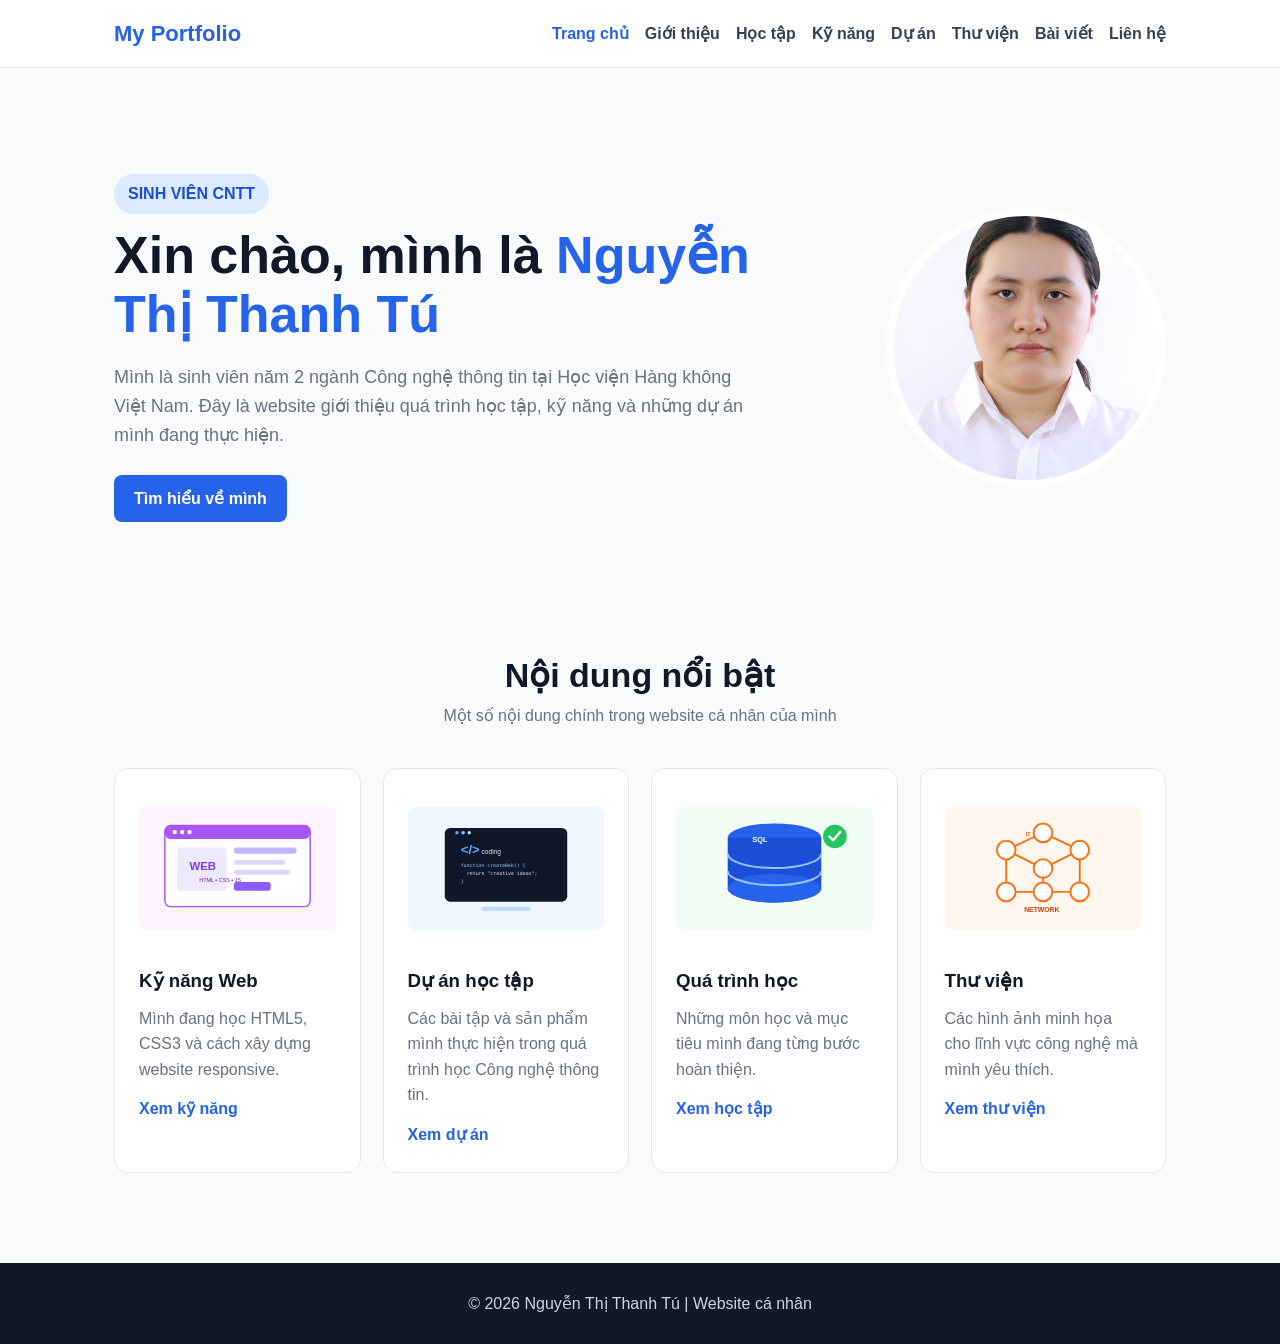
<file: index.html>
<!DOCTYPE html>
<html lang="vi">
<head>
    <meta charset="UTF-8">
    <meta name="viewport" content="width=device-width, initial-scale=1.0">
    <title>Trang chủ | Hồ sơ cá nhân</title>
    <link rel="stylesheet" href="css/style.css">
</head>
<body>
    <header>
        <div class="nav">
            <a class="logo" href="index.html">My Portfolio</a>
            <nav>
                <a class="active" href="index.html">Trang chủ</a>
                <a href="about.html">Giới thiệu</a>
                <a href="education.html">Học tập</a>
                <a href="skills.html">Kỹ năng</a>
                <a href="projects.html">Dự án</a>
                <a href="gallery.html">Thư viện</a>
                <a href="blog.html">Bài viết</a>
                <a href="contact.html">Liên hệ</a>
            </nav>
        </div>
    </header>

    <main>
        <section class="hero container">
            <div class="hero-text">
                <span class="badge">SINH VIÊN CNTT</span>
                <h1>Xin chào, mình là <span>Nguyễn Thị Thanh Tú</span></h1>
                <p>Mình là sinh viên năm 2 ngành Công nghệ thông tin tại Học viện Hàng không Việt Nam. Đây là website giới thiệu quá trình học tập, kỹ năng và những dự án mình đang thực hiện.</p>
                <a class="btn" href="about.html">Tìm hiểu về mình</a>
            </div>
            <div class="avatar">
                <img src="images/avatar.jpg" alt="Ảnh Nguyễn Thị Thanh Tú">
            </div>
        </section>

        <section class="container section-space">
            <div class="section-title">
                <h2>Nội dung nổi bật</h2>
                <p>Một số nội dung chính trong website cá nhân của mình</p>
            </div>
            <div class="feature-grid">
                <article class="card">
                    <img class="card-img" src="images/web.svg" alt="Minh họa học lập trình web">
                    <h3>Kỹ năng Web</h3>
                    <p>Mình đang học HTML5, CSS3 và cách xây dựng website responsive.</p>
                    <a class="text-link" href="skills.html">Xem kỹ năng</a>
                </article>
                <article class="card">
                    <img class="card-img" src="images/coding.svg" alt="Minh họa lập trình">
                    <h3>Dự án học tập</h3>
                    <p>Các bài tập và sản phẩm mình thực hiện trong quá trình học Công nghệ thông tin.</p>
                    <a class="text-link" href="projects.html">Xem dự án</a>
                </article>
                <article class="card">
                    <img class="card-img" src="images/database.svg" alt="Minh họa cơ sở dữ liệu">
                    <h3>Quá trình học</h3>
                    <p>Những môn học và mục tiêu mình đang từng bước hoàn thiện.</p>
                    <a class="text-link" href="education.html">Xem học tập</a>
                </article>
                <article class="card">
                    <img class="card-img" src="images/network.svg" alt="Minh họa công nghệ thông tin">
                    <h3>Thư viện</h3>
                    <p>Các hình ảnh minh họa cho lĩnh vực công nghệ mà mình yêu thích.</p>
                    <a class="text-link" href="gallery.html">Xem thư viện</a>
                </article>
            </div>
        </section>
    </main>

    <footer>
        <p>© 2026 Nguyễn Thị Thanh Tú | Website cá nhân</p>

    </footer>
</body>
</html>
</file>
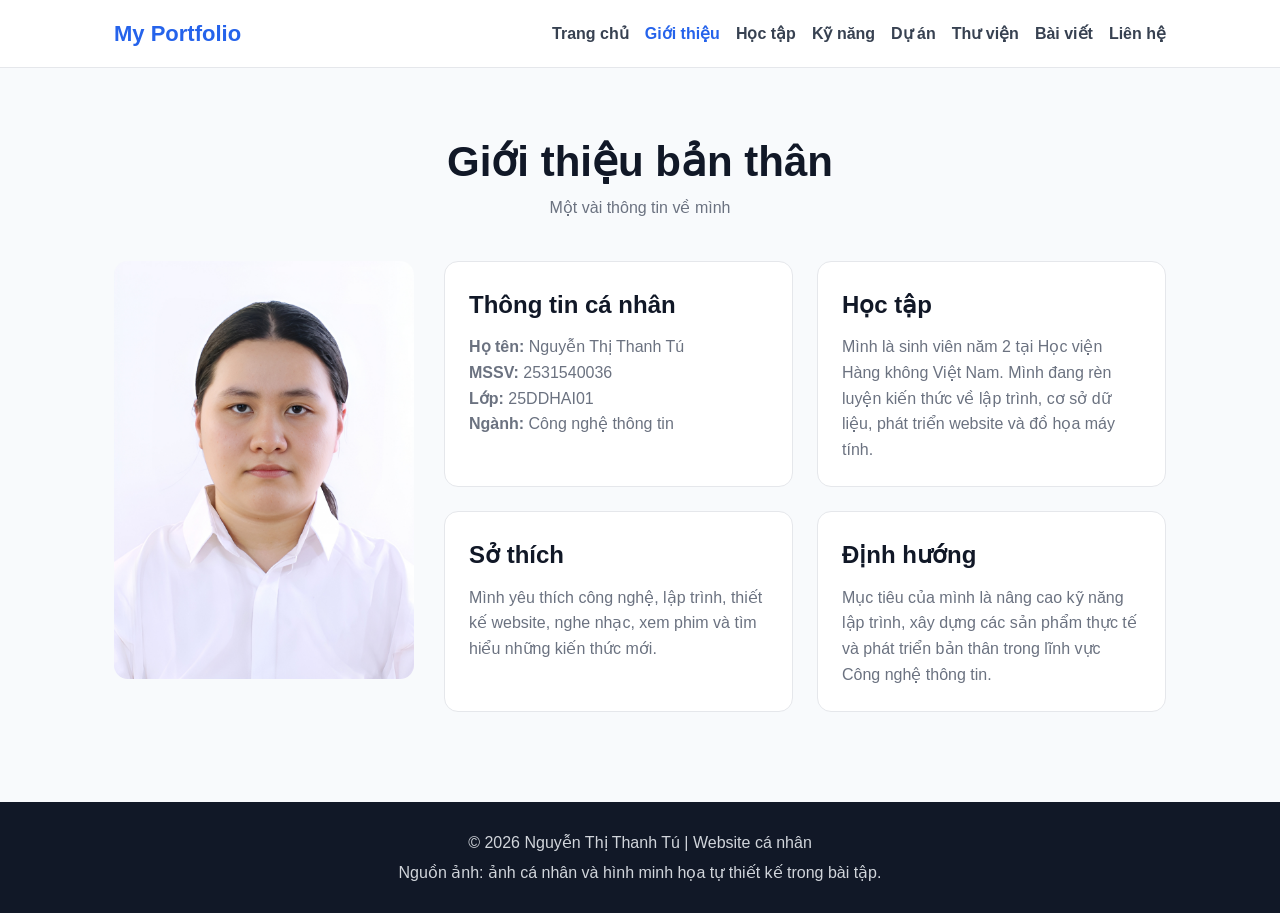
<file: about.html>
<!DOCTYPE html>
<html lang="vi">
<head>
    <meta charset="UTF-8">
    <meta name="viewport" content="width=device-width, initial-scale=1.0">
    <title>Giới thiệu | Hồ sơ cá nhân</title>
    <link rel="stylesheet" href="css/style.css">
</head>
<body>
    <header>
        <div class="nav">
            <a class="logo" href="index.html">My Portfolio</a>
            <nav>
                <a href="index.html">Trang chủ</a>
                <a class="active" href="about.html">Giới thiệu</a>
                <a href="education.html">Học tập</a>
                <a href="skills.html">Kỹ năng</a>
                <a href="projects.html">Dự án</a>
                <a href="gallery.html">Thư viện</a>
                <a href="blog.html">Bài viết</a>
                <a href="contact.html">Liên hệ</a>
            </nav>
        </div>
    </header>

    <main class="container">
        <section class="page-title">
            <h1>Giới thiệu bản thân</h1>
            <p>Một vài thông tin về mình</p>
        </section>

        <section class="about-layout">
            <div class="about-photo">
                <img src="images/avatar.jpg" alt="Ảnh cá nhân Nguyễn Thị Thanh Tú">
            </div>
            <div class="grid">
                <article class="card">
                    <h2>Thông tin cá nhân</h2>
                    <p><b>Họ tên:</b> Nguyễn Thị Thanh Tú</p>
                    <p><b>MSSV:</b> 2531540036</p>
                    <p><b>Lớp:</b> 25DDHAI01</p>
                    <p><b>Ngành:</b> Công nghệ thông tin</p>
                </article>
                <article class="card">
                    <h2>Học tập</h2>
                    <p>Mình là sinh viên năm 2 tại Học viện Hàng không Việt Nam. Mình đang rèn luyện kiến thức về lập trình, cơ sở dữ liệu, phát triển website và đồ họa máy tính.</p>
                </article>
                <article class="card">
                    <h2>Sở thích</h2>
                    <p>Mình yêu thích công nghệ, lập trình, thiết kế website, nghe nhạc, xem phim và tìm hiểu những kiến thức mới.</p>
                </article>
                <article class="card">
                    <h2>Định hướng</h2>
                    <p>Mục tiêu của mình là nâng cao kỹ năng lập trình, xây dựng các sản phẩm thực tế và phát triển bản thân trong lĩnh vực Công nghệ thông tin.</p>
                </article>
            </div>
        </section>
    </main>

    <footer>
        <p>© 2026 Nguyễn Thị Thanh Tú | Website cá nhân</p>
        <p>Nguồn ảnh: ảnh cá nhân và hình minh họa tự thiết kế trong bài tập.</p>
    </footer>
</body>
</html>
</file>
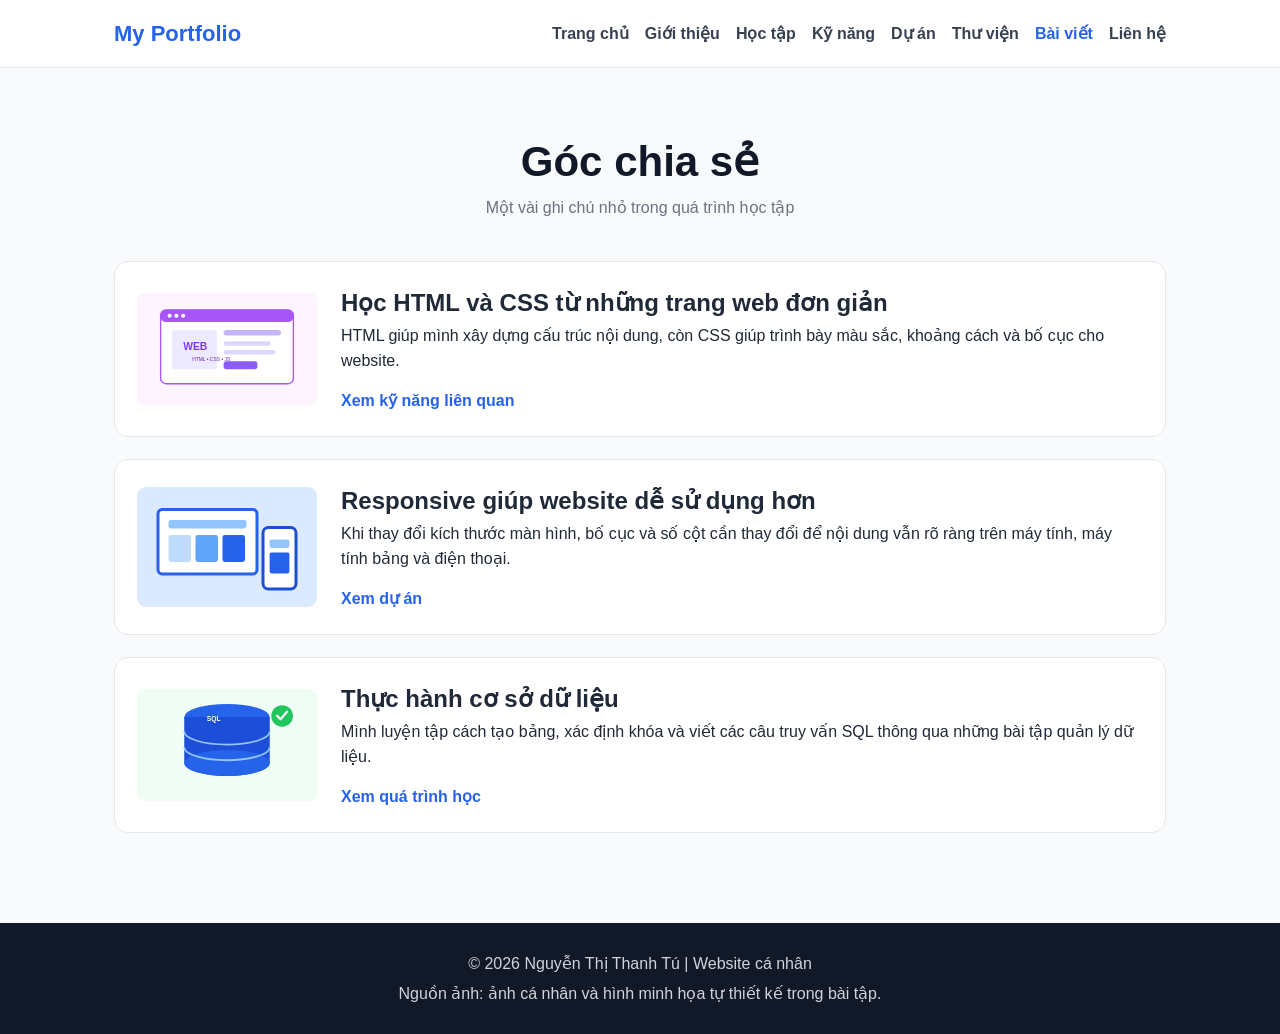
<file: blog.html>
<!DOCTYPE html>
<html lang="vi">
<head>
    <meta charset="UTF-8">
    <meta name="viewport" content="width=device-width, initial-scale=1.0">
    <title>Bài viết | Hồ sơ cá nhân</title>
    <link rel="stylesheet" href="css/style.css">
</head>
<body>
    <header>
        <div class="nav">
            <a class="logo" href="index.html">My Portfolio</a>
            <nav>
                <a href="index.html">Trang chủ</a>
                <a href="about.html">Giới thiệu</a>
                <a href="education.html">Học tập</a>
                <a href="skills.html">Kỹ năng</a>
                <a href="projects.html">Dự án</a>
                <a href="gallery.html">Thư viện</a>
                <a class="active" href="blog.html">Bài viết</a>
                <a href="contact.html">Liên hệ</a>
            </nav>
        </div>
    </header>

    <main class="container">
        <section class="page-title">
            <h1>Góc chia sẻ</h1>
            <p>Một vài ghi chú nhỏ trong quá trình học tập</p>
        </section>

        <section class="blog-list">
            <article class="blog-card">
                <img src="images/web.svg" alt="HTML và CSS">
                <div>
                    <h2>Học HTML và CSS từ những trang web đơn giản</h2>
                    <p>HTML giúp mình xây dựng cấu trúc nội dung, còn CSS giúp trình bày màu sắc, khoảng cách và bố cục cho website.</p>
                    <a class="text-link" href="skills.html">Xem kỹ năng liên quan</a>
                </div>
            </article>
            <article class="blog-card">
                <img src="images/responsive.svg" alt="Responsive Web Design">
                <div>
                    <h2>Responsive giúp website dễ sử dụng hơn</h2>
                    <p>Khi thay đổi kích thước màn hình, bố cục và số cột cần thay đổi để nội dung vẫn rõ ràng trên máy tính, máy tính bảng và điện thoại.</p>
                    <a class="text-link" href="projects.html">Xem dự án</a>
                </div>
            </article>
            <article class="blog-card">
                <img src="images/database.svg" alt="Học cơ sở dữ liệu">
                <div>
                    <h2>Thực hành cơ sở dữ liệu</h2>
                    <p>Mình luyện tập cách tạo bảng, xác định khóa và viết các câu truy vấn SQL thông qua những bài tập quản lý dữ liệu.</p>
                    <a class="text-link" href="education.html">Xem quá trình học</a>
                </div>
            </article>
        </section>
    </main>

    <footer>
        <p>© 2026 Nguyễn Thị Thanh Tú | Website cá nhân</p>
        <p>Nguồn ảnh: ảnh cá nhân và hình minh họa tự thiết kế trong bài tập.</p>
    </footer>
</body>
</html>
</file>
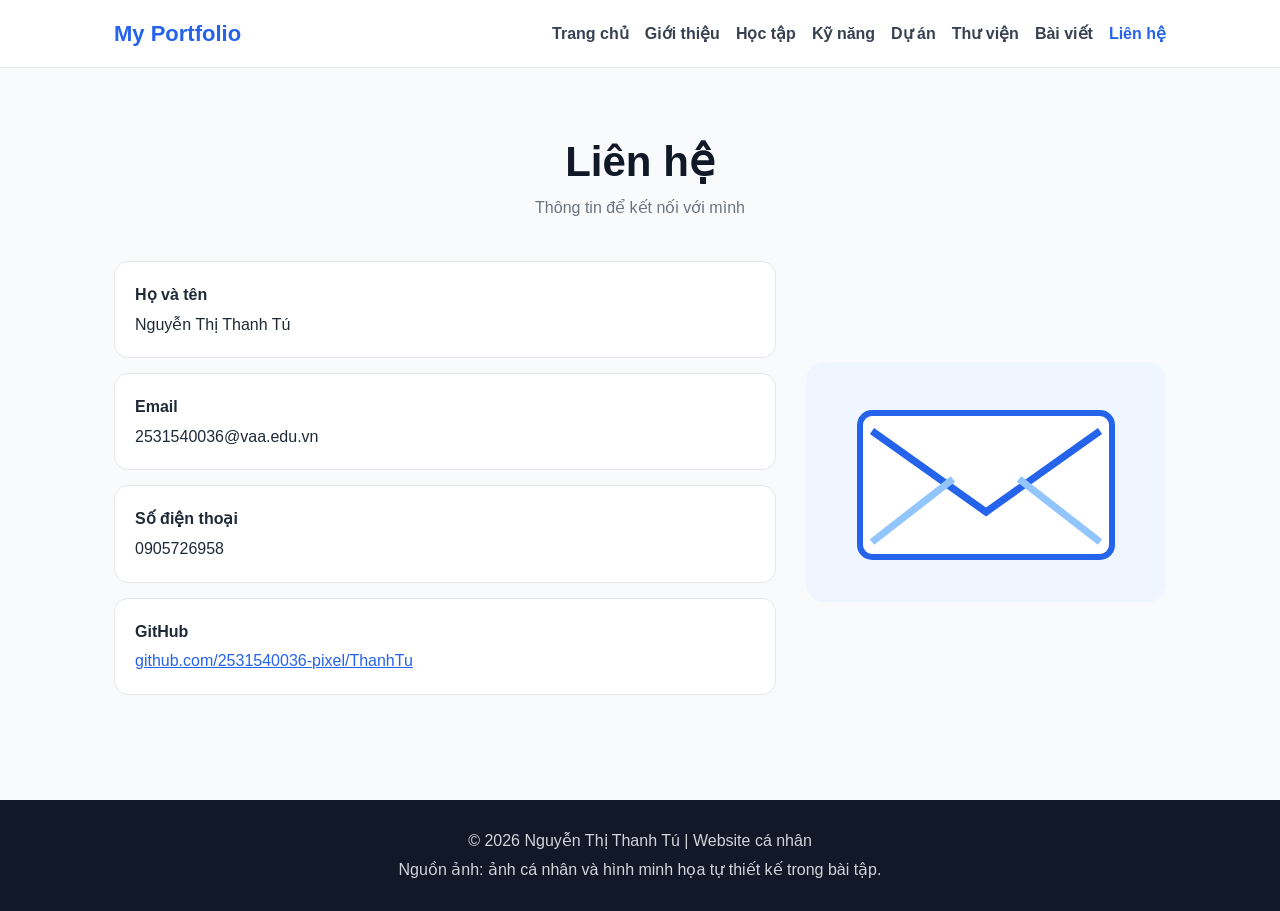
<file: contact.html>
<!DOCTYPE html>
<html lang="vi">
<head>
    <meta charset="UTF-8">
    <meta name="viewport" content="width=device-width, initial-scale=1.0">
    <title>Liên hệ | Hồ sơ cá nhân</title>
    <link rel="stylesheet" href="css/style.css">
</head>
<body>
    <header>
        <div class="nav">
            <a class="logo" href="index.html">My Portfolio</a>
            <nav>
                <a href="index.html">Trang chủ</a>
                <a href="about.html">Giới thiệu</a>
                <a href="education.html">Học tập</a>
                <a href="skills.html">Kỹ năng</a>
                <a href="projects.html">Dự án</a>
                <a href="gallery.html">Thư viện</a>
                <a href="blog.html">Bài viết</a>
                <a class="active" href="contact.html">Liên hệ</a>
            </nav>
        </div>
    </header>

    <main class="container">
        <section class="page-title">
            <h1>Liên hệ</h1>
            <p>Thông tin để kết nối với mình</p>
        </section>

        <section class="contact-layout">
            <div class="contact">
                <div class="contact-item">
                    <strong>Họ và tên</strong>
                    Nguyễn Thị Thanh Tú
                </div>
                <div class="contact-item">
                    <strong>Email</strong>
                    2531540036@vaa.edu.vn
                </div>
                <div class="contact-item">
                    <strong>Số điện thoại</strong>
                    0905726958
                </div>
                <div class="contact-item">
                    <strong>GitHub</strong>
                    <a href="https://github.com/2531540036-pixel/ThanhTu">github.com/2531540036-pixel/ThanhTu</a>
                </div>
            </div>

            <div class="contact-picture">
                <img src="images/contact.svg" alt="Minh họa liên hệ">
            </div>
        </section>
    </main>

    <footer>
        <p>© 2026 Nguyễn Thị Thanh Tú | Website cá nhân</p>
        <p>Nguồn ảnh: ảnh cá nhân và hình minh họa tự thiết kế trong bài tập.</p>
    </footer>
</body>
</html>
</file>
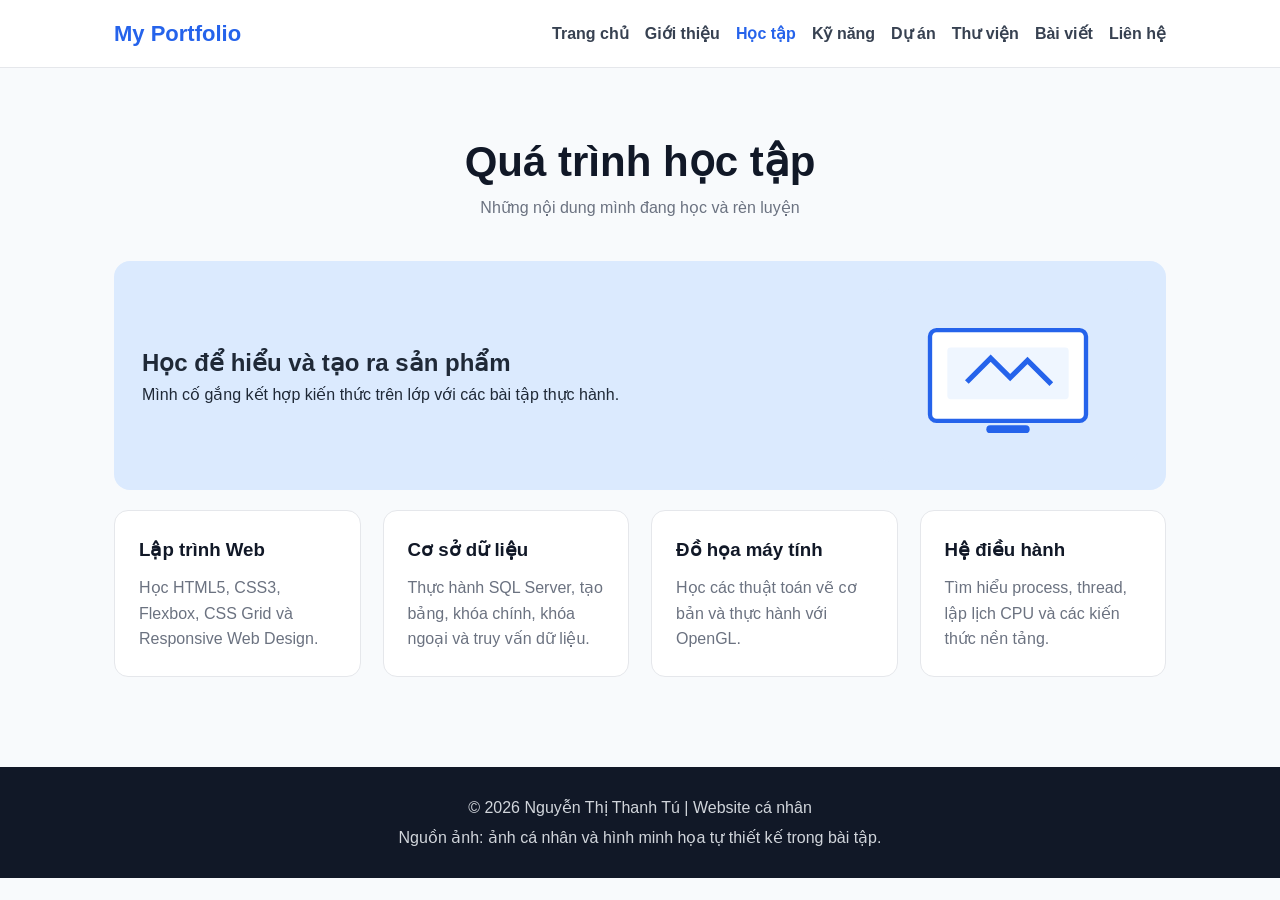
<file: education.html>
<!DOCTYPE html>
<html lang="vi">
<head>
    <meta charset="UTF-8">
    <meta name="viewport" content="width=device-width, initial-scale=1.0">
    <title>Học tập | Hồ sơ cá nhân</title>
    <link rel="stylesheet" href="css/style.css">
</head>
<body>
    <header>
        <div class="nav">
            <a class="logo" href="index.html">My Portfolio</a>
            <nav>
                <a href="index.html">Trang chủ</a>
                <a href="about.html">Giới thiệu</a>
                <a class="active" href="education.html">Học tập</a>
                <a href="skills.html">Kỹ năng</a>
                <a href="projects.html">Dự án</a>
                <a href="gallery.html">Thư viện</a>
                <a href="blog.html">Bài viết</a>
                <a href="contact.html">Liên hệ</a>
            </nav>
        </div>
    </header>

    <main class="container">
        <section class="page-title">
            <h1>Quá trình học tập</h1>
            <p>Những nội dung mình đang học và rèn luyện</p>
        </section>

        <section class="banner-small">
            <div>
                <h2>Học để hiểu và tạo ra sản phẩm</h2>
                <p>Mình cố gắng kết hợp kiến thức trên lớp với các bài tập thực hành.</p>
            </div>
            <img src="images/study.svg" alt="Minh họa học tập công nghệ thông tin">
        </section>

        <section class="feature-grid section-space">
            <article class="card">
                <h3>Lập trình Web</h3>
                <p>Học HTML5, CSS3, Flexbox, CSS Grid và Responsive Web Design.</p>
            </article>
            <article class="card">
                <h3>Cơ sở dữ liệu</h3>
                <p>Thực hành SQL Server, tạo bảng, khóa chính, khóa ngoại và truy vấn dữ liệu.</p>
            </article>
            <article class="card">
                <h3>Đồ họa máy tính</h3>
                <p>Học các thuật toán vẽ cơ bản và thực hành với OpenGL.</p>
            </article>
            <article class="card">
                <h3>Hệ điều hành</h3>
                <p>Tìm hiểu process, thread, lập lịch CPU và các kiến thức nền tảng.</p>
            </article>
        </section>
    </main>

    <footer>
        <p>© 2026 Nguyễn Thị Thanh Tú | Website cá nhân</p>
        <p>Nguồn ảnh: ảnh cá nhân và hình minh họa tự thiết kế trong bài tập.</p>
    </footer>
</body>
</html>
</file>
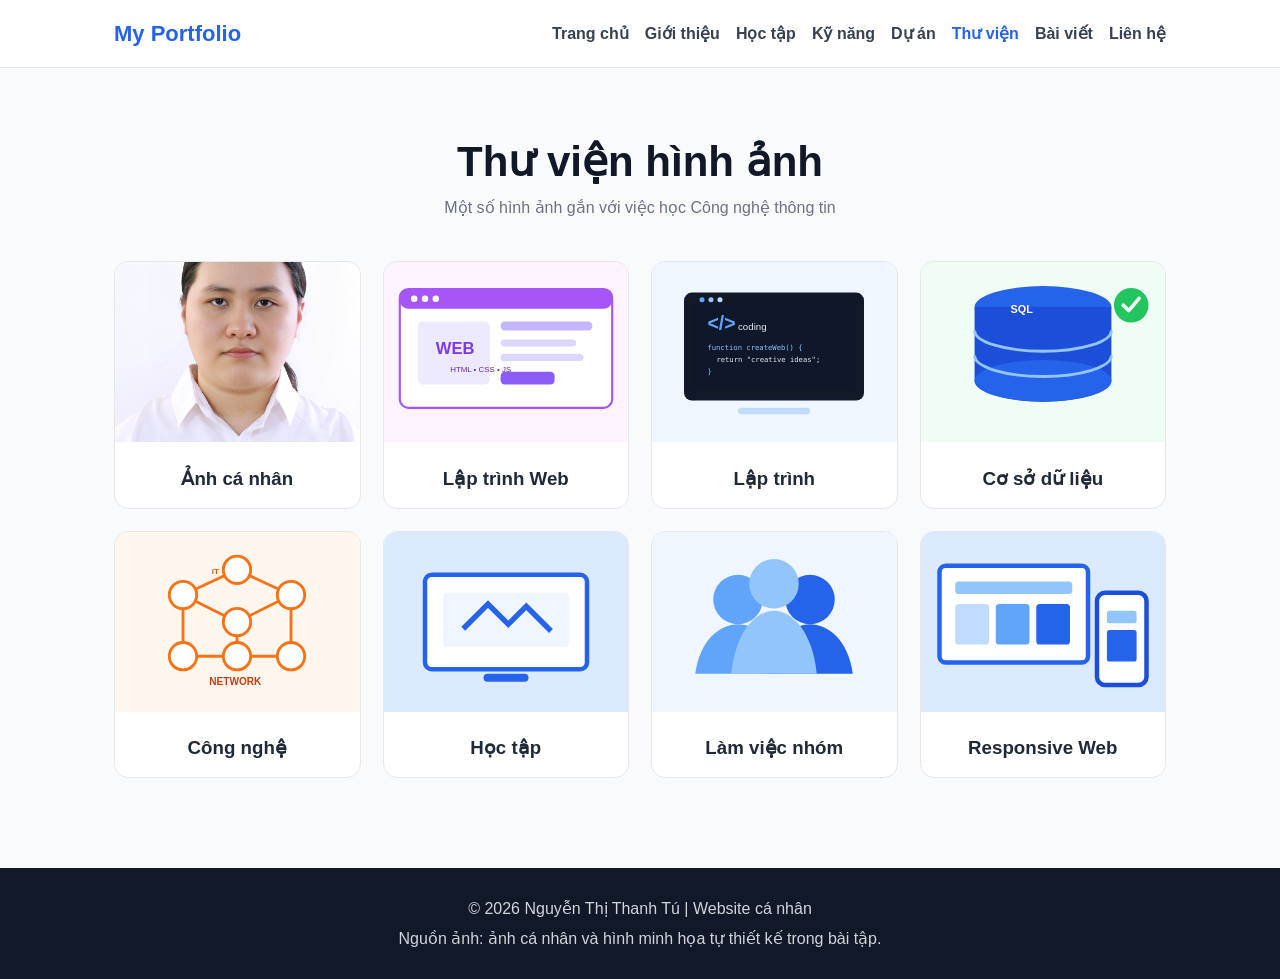
<file: gallery.html>
<!DOCTYPE html>
<html lang="vi">
<head>
    <meta charset="UTF-8">
    <meta name="viewport" content="width=device-width, initial-scale=1.0">
    <title>Thư viện | Hồ sơ cá nhân</title>
    <link rel="stylesheet" href="css/style.css">
</head>
<body>
    <header>
        <div class="nav">
            <a class="logo" href="index.html">My Portfolio</a>
            <nav>
                <a href="index.html">Trang chủ</a>
                <a href="about.html">Giới thiệu</a>
                <a href="education.html">Học tập</a>
                <a href="skills.html">Kỹ năng</a>
                <a href="projects.html">Dự án</a>
                <a class="active" href="gallery.html">Thư viện</a>
                <a href="blog.html">Bài viết</a>
                <a href="contact.html">Liên hệ</a>
            </nav>
        </div>
    </header>

    <main class="container">
        <section class="page-title">
            <h1>Thư viện hình ảnh</h1>
            <p>Một số hình ảnh gắn với việc học Công nghệ thông tin</p>
        </section>

        <section class="gallery-grid">
            <article class="gallery-item">
                <img src="images/avatar.jpg" alt="Ảnh cá nhân Nguyễn Thị Thanh Tú">
                <h3>Ảnh cá nhân</h3>
            </article>
            <article class="gallery-item">
                <img src="images/web.svg" alt="Minh họa lập trình web">
                <h3>Lập trình Web</h3>
            </article>
            <article class="gallery-item">
                <img src="images/coding.svg" alt="Minh họa viết mã nguồn">
                <h3>Lập trình</h3>
            </article>
            <article class="gallery-item">
                <img src="images/database.svg" alt="Minh họa cơ sở dữ liệu">
                <h3>Cơ sở dữ liệu</h3>
            </article>
            <article class="gallery-item">
                <img src="images/network.svg" alt="Minh họa mạng máy tính">
                <h3>Công nghệ</h3>
            </article>
            <article class="gallery-item">
                <img src="images/study.svg" alt="Minh họa học tập">
                <h3>Học tập</h3>
            </article>
            <article class="gallery-item">
                <img src="images/teamwork.svg" alt="Minh họa làm việc nhóm">
                <h3>Làm việc nhóm</h3>
            </article>
            <article class="gallery-item">
                <img src="images/responsive.svg" alt="Minh họa responsive">
                <h3>Responsive Web</h3>
            </article>
        </section>
    </main>

    <footer>
        <p>© 2026 Nguyễn Thị Thanh Tú | Website cá nhân</p>
        <p>Nguồn ảnh: ảnh cá nhân và hình minh họa tự thiết kế trong bài tập.</p>
    </footer>
</body>
</html>
</file>
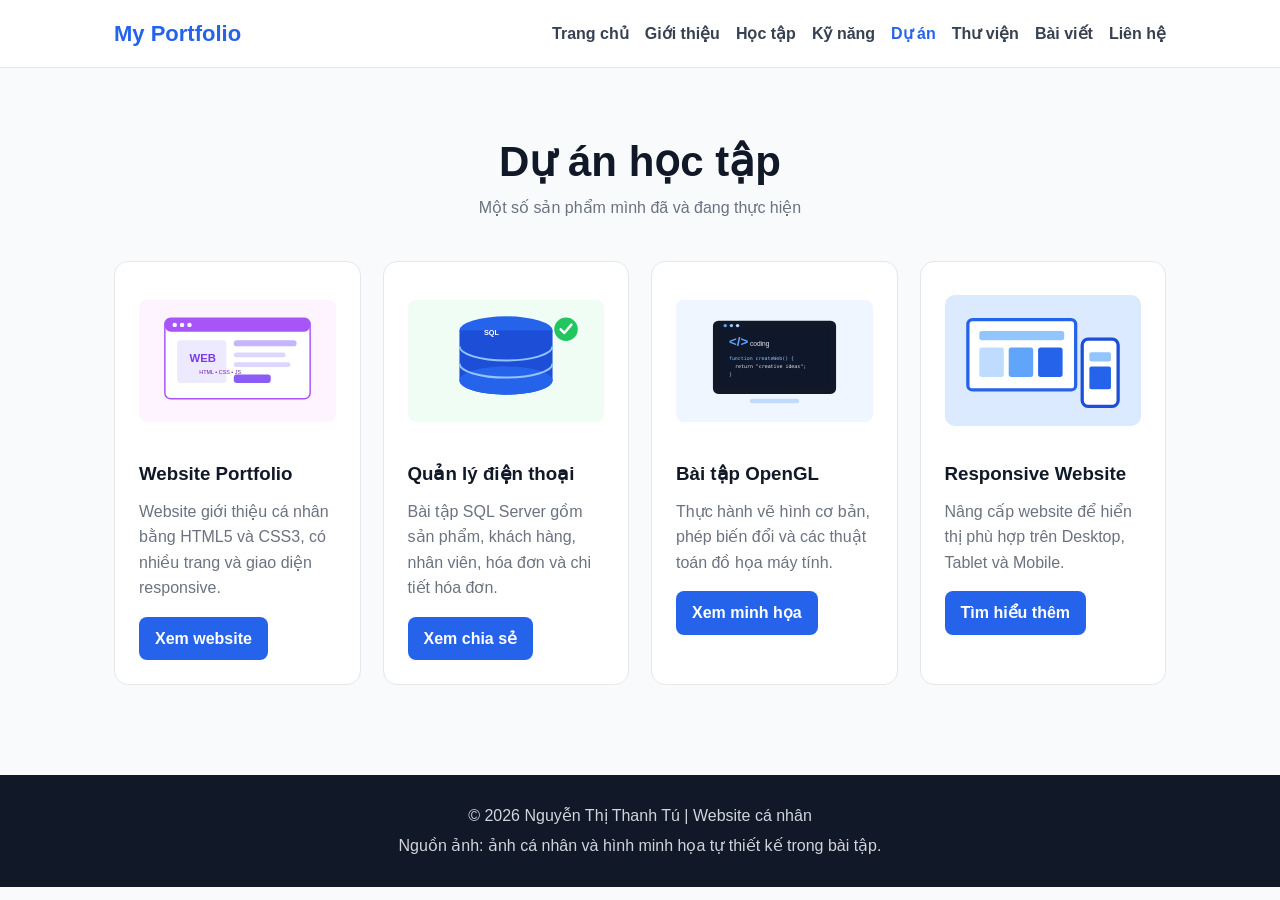
<file: projects.html>
<!DOCTYPE html>
<html lang="vi">
<head>
    <meta charset="UTF-8">
    <meta name="viewport" content="width=device-width, initial-scale=1.0">
    <title>Dự án | Hồ sơ cá nhân</title>
    <link rel="stylesheet" href="css/style.css">
</head>
<body>
    <header>
        <div class="nav">
            <a class="logo" href="index.html">My Portfolio</a>
            <nav>
                <a href="index.html">Trang chủ</a>
                <a href="about.html">Giới thiệu</a>
                <a href="education.html">Học tập</a>
                <a href="skills.html">Kỹ năng</a>
                <a class="active" href="projects.html">Dự án</a>
                <a href="gallery.html">Thư viện</a>
                <a href="blog.html">Bài viết</a>
                <a href="contact.html">Liên hệ</a>
            </nav>
        </div>
    </header>

    <main class="container">
        <section class="page-title">
            <h1>Dự án học tập</h1>
            <p>Một số sản phẩm mình đã và đang thực hiện</p>
        </section>

        <section class="feature-grid">
            <article class="card project-card">
                <img class="card-img" src="images/web.svg" alt="Website portfolio">
                <h3>Website Portfolio</h3>
                <p>Website giới thiệu cá nhân bằng HTML5 và CSS3, có nhiều trang và giao diện responsive.</p>
                <a class="btn-small" href="index.html">Xem website</a>
            </article>
            <article class="card project-card">
                <img class="card-img" src="images/database.svg" alt="Dự án cơ sở dữ liệu">
                <h3>Quản lý điện thoại</h3>
                <p>Bài tập SQL Server gồm sản phẩm, khách hàng, nhân viên, hóa đơn và chi tiết hóa đơn.</p>
                <a class="btn-small" href="blog.html">Xem chia sẻ</a>
            </article>
            <article class="card project-card">
                <img class="card-img" src="images/coding.svg" alt="Bài tập OpenGL">
                <h3>Bài tập OpenGL</h3>
                <p>Thực hành vẽ hình cơ bản, phép biến đổi và các thuật toán đồ họa máy tính.</p>
                <a class="btn-small" href="gallery.html">Xem minh họa</a>
            </article>
            <article class="card project-card">
                <img class="card-img" src="images/responsive.svg" alt="Responsive website">
                <h3>Responsive Website</h3>
                <p>Nâng cấp website để hiển thị phù hợp trên Desktop, Tablet và Mobile.</p>
                <a class="btn-small" href="about.html">Tìm hiểu thêm</a>
            </article>
        </section>
    </main>

    <footer>
        <p>© 2026 Nguyễn Thị Thanh Tú | Website cá nhân</p>
        <p>Nguồn ảnh: ảnh cá nhân và hình minh họa tự thiết kế trong bài tập.</p>
    </footer>
</body>
</html>
</file>
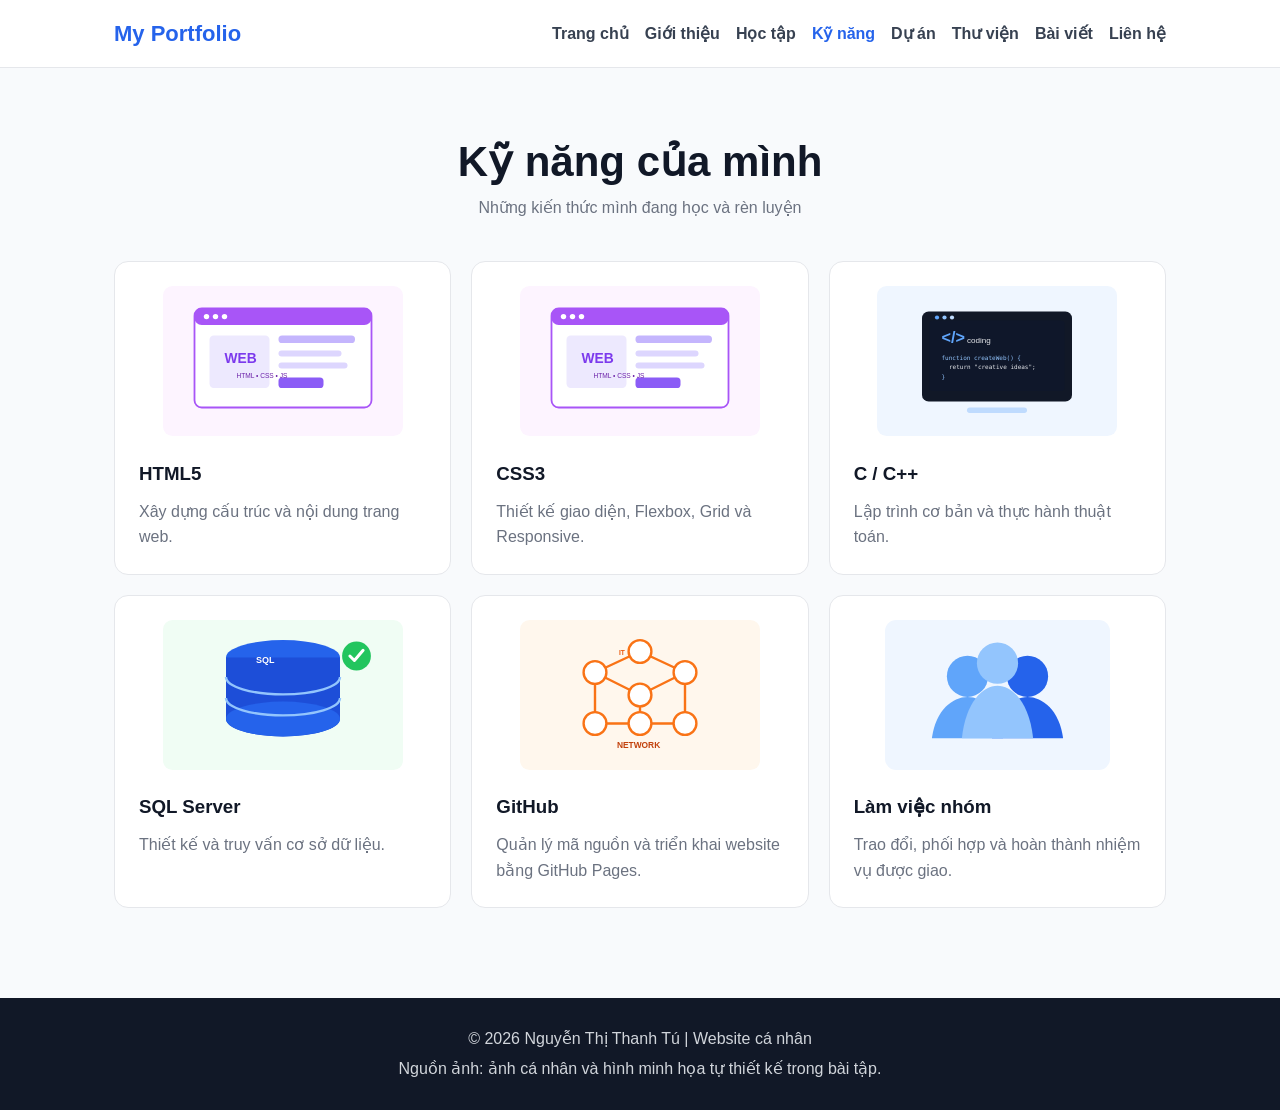
<file: skills.html>
<!DOCTYPE html>
<html lang="vi">
<head>
    <meta charset="UTF-8">
    <meta name="viewport" content="width=device-width, initial-scale=1.0">
    <title>Kỹ năng | Hồ sơ cá nhân</title>
    <link rel="stylesheet" href="css/style.css">
</head>
<body>
    <header>
        <div class="nav">
            <a class="logo" href="index.html">My Portfolio</a>
            <nav>
                <a href="index.html">Trang chủ</a>
                <a href="about.html">Giới thiệu</a>
                <a href="education.html">Học tập</a>
                <a class="active" href="skills.html">Kỹ năng</a>
                <a href="projects.html">Dự án</a>
                <a href="gallery.html">Thư viện</a>
                <a href="blog.html">Bài viết</a>
                <a href="contact.html">Liên hệ</a>
            </nav>
        </div>
    </header>

    <main class="container">
        <section class="page-title">
            <h1>Kỹ năng của mình</h1>
            <p>Những kiến thức mình đang học và rèn luyện</p>
        </section>

        <section class="skills">
            <article class="skill">
                <img class="skill-img" src="images/web.svg" alt="Phát triển web">
                <h3>HTML5</h3>
                <p>Xây dựng cấu trúc và nội dung trang web.</p>
            </article>
            <article class="skill">
                <img class="skill-img" src="images/web.svg" alt="Thiết kế web">
                <h3>CSS3</h3>
                <p>Thiết kế giao diện, Flexbox, Grid và Responsive.</p>
            </article>
            <article class="skill">
                <img class="skill-img" src="images/coding.svg" alt="Lập trình">
                <h3>C / C++</h3>
                <p>Lập trình cơ bản và thực hành thuật toán.</p>
            </article>
            <article class="skill">
                <img class="skill-img" src="images/database.svg" alt="Cơ sở dữ liệu">
                <h3>SQL Server</h3>
                <p>Thiết kế và truy vấn cơ sở dữ liệu.</p>
            </article>
            <article class="skill">
                <img class="skill-img" src="images/network.svg" alt="GitHub và mạng">
                <h3>GitHub</h3>
                <p>Quản lý mã nguồn và triển khai website bằng GitHub Pages.</p>
            </article>
            <article class="skill">
                <img class="skill-img" src="images/teamwork.svg" alt="Làm việc nhóm">
                <h3>Làm việc nhóm</h3>
                <p>Trao đổi, phối hợp và hoàn thành nhiệm vụ được giao.</p>
            </article>
        </section>
    </main>

    <footer>
        <p>© 2026 Nguyễn Thị Thanh Tú | Website cá nhân</p>
        <p>Nguồn ảnh: ảnh cá nhân và hình minh họa tự thiết kế trong bài tập.</p>
    </footer>
</body>
</html>
</file>
<file: css/style.css>
* {
    box-sizing: border-box;
    margin: 0;
    padding: 0;
}

body {
    font-family: Arial, Helvetica, sans-serif;
    line-height: 1.6;
    color: #1f2937;
    background: #f8fafc;
}

img {
    max-width: 100%;
    height: auto;
}

header {
    background: #ffffff;
    border-bottom: 1px solid #e5e7eb;
}

.nav {
    max-width: 1100px;
    margin: auto;
    padding: 16px 24px;
    display: flex;
    justify-content: space-between;
    align-items: center;
    gap: 20px;
}

.logo {
    font-size: 22px;
    font-weight: 700;
    color: #2563eb;
    text-decoration: none;
}

nav {
    display: flex;
    gap: 16px;
    flex-wrap: wrap;
    justify-content: flex-end;
}

nav a {
    color: #374151;
    text-decoration: none;
    font-weight: 600;
}

nav a:hover,
nav a.active {
    color: #2563eb;
}

.container {
    max-width: 1100px;
    margin: auto;
    padding: 60px 24px;
}

.hero {
    min-height: 560px;
    display: flex;
    align-items: center;
    justify-content: space-between;
    gap: 50px;
}

.hero-text {
    flex: 1;
}

.hero-text h1 {
    font-size: 52px;
    line-height: 1.15;
    margin: 12px 0 18px;
    color: #111827;
}

.hero-text h1 span {
    color: #2563eb;
}

.hero-text p {
    font-size: 18px;
    color: #6b7280;
    max-width: 650px;
}

.badge {
    display: inline-block;
    background: #dbeafe;
    color: #1d4ed8;
    padding: 7px 14px;
    border-radius: 20px;
    font-weight: 700;
}

.btn,
.btn-small {
    display: inline-block;
    background: #2563eb;
    color: #ffffff;
    padding: 11px 20px;
    border-radius: 8px;
    text-decoration: none;
    font-weight: 700;
}

.btn {
    margin-top: 25px;
}

.btn-small {
    margin-top: 16px;
    padding: 9px 16px;
}

.btn:hover,
.btn-small:hover {
    background: #1d4ed8;
}

.avatar {
    width: 280px;
    height: 280px;
    border-radius: 50%;
    background: #dbeafe;
    border: 8px solid #ffffff;
    overflow: hidden;
    flex-shrink: 0;
}

.avatar img {
    width: 100%;
    height: 100%;
    object-fit: cover;
}

.page-title,
.section-title {
    text-align: center;
    margin-bottom: 40px;
}

.page-title h1 {
    font-size: 42px;
    color: #111827;
}

.section-title h2 {
    font-size: 34px;
    color: #111827;
}

.page-title p,
.section-title p {
    color: #6b7280;
}

.section-space {
    padding-top: 20px;
}

.grid {
    display: grid;
    grid-template-columns: repeat(2, 1fr);
    gap: 24px;
}

.feature-grid,
.gallery-grid {
    display: grid;
    grid-template-columns: repeat(4, 1fr);
    gap: 22px;
}

.card,
.skill,
.gallery-item,
.blog-card,
.contact-item {
    background: #ffffff;
    border: 1px solid #e5e7eb;
    border-radius: 14px;
}

.card,
.skill {
    padding: 24px;
}

.card h2,
.card h3,
.skill h3 {
    margin-bottom: 10px;
    color: #111827;
}

.card p,
.skill p {
    color: #6b7280;
}

.card-img,
.skill-img {
    width: 100%;
    height: 150px;
    object-fit: contain;
    margin-bottom: 15px;
}

.text-link {
    display: inline-block;
    margin-top: 14px;
    color: #2563eb;
    font-weight: 700;
    text-decoration: none;
}

.about-layout {
    display: flex;
    gap: 30px;
    align-items: flex-start;
}

.about-photo {
    width: 300px;
    flex-shrink: 0;
}

.about-photo img {
    width: 100%;
    border-radius: 14px;
}

.banner-small {
    background: #dbeafe;
    border-radius: 16px;
    padding: 28px;
    display: flex;
    justify-content: space-between;
    align-items: center;
    gap: 30px;
}

.banner-small img {
    width: 260px;
}

.skills {
    display: grid;
    grid-template-columns: repeat(3, 1fr);
    gap: 20px;
}

.gallery-item {
    overflow: hidden;
    text-align: center;
}

.gallery-item img {
    width: 100%;
    height: 180px;
    object-fit: cover;
}

.gallery-item h3 {
    padding: 14px;
}

.blog-list {
    display: grid;
    gap: 22px;
}

.blog-card {
    padding: 22px;
    display: flex;
    align-items: center;
    gap: 24px;
}

.blog-card img {
    width: 180px;
    height: 130px;
    object-fit: contain;
}

.contact-layout {
    display: flex;
    gap: 30px;
    align-items: center;
}

.contact {
    flex: 1;
}

.contact-item {
    padding: 20px;
    margin-bottom: 15px;
}

.contact-item strong {
    display: block;
    margin-bottom: 4px;
}

.contact-item a {
    color: #2563eb;
}

.contact-picture {
    width: 360px;
}

footer {
    background: #111827;
    color: #d1d5db;
    text-align: center;
    padding: 24px 15px;
    margin-top: 30px;
}

footer p {
    margin: 4px 0;
}

@media (max-width: 1199px) {
    .nav {
        flex-direction: column;
    }

    nav {
        justify-content: center;
    }

    .feature-grid,
    .gallery-grid {
        grid-template-columns: repeat(2, 1fr);
    }

    .skills {
        grid-template-columns: repeat(2, 1fr);
    }

    .hero-text h1 {
        font-size: 44px;
    }
}

@media (max-width: 768px) {
    .container {
        padding: 45px 18px;
    }

    .nav {
        padding: 14px 18px;
    }

    nav {
        gap: 10px;
        font-size: 14px;
    }

    .hero,
    .about-layout,
    .banner-small,
    .contact-layout,
    .blog-card {
        flex-direction: column;
        text-align: center;
    }

    .hero {
        min-height: auto;
    }

    .hero-text h1 {
        font-size: 36px;
    }

    .avatar {
        width: 210px;
        height: 210px;
    }

    .grid,
    .feature-grid,
    .gallery-grid,
    .skills {
        grid-template-columns: 1fr;
    }

    .about-photo,
    .contact-picture {
        width: 100%;
        max-width: 320px;
        margin: auto;
    }

    .banner-small img {
        width: 220px;
    }

    .blog-card img {
        width: 100%;
        height: 160px;
    }

    .page-title h1 {
        font-size: 34px;
    }
}
</file>
